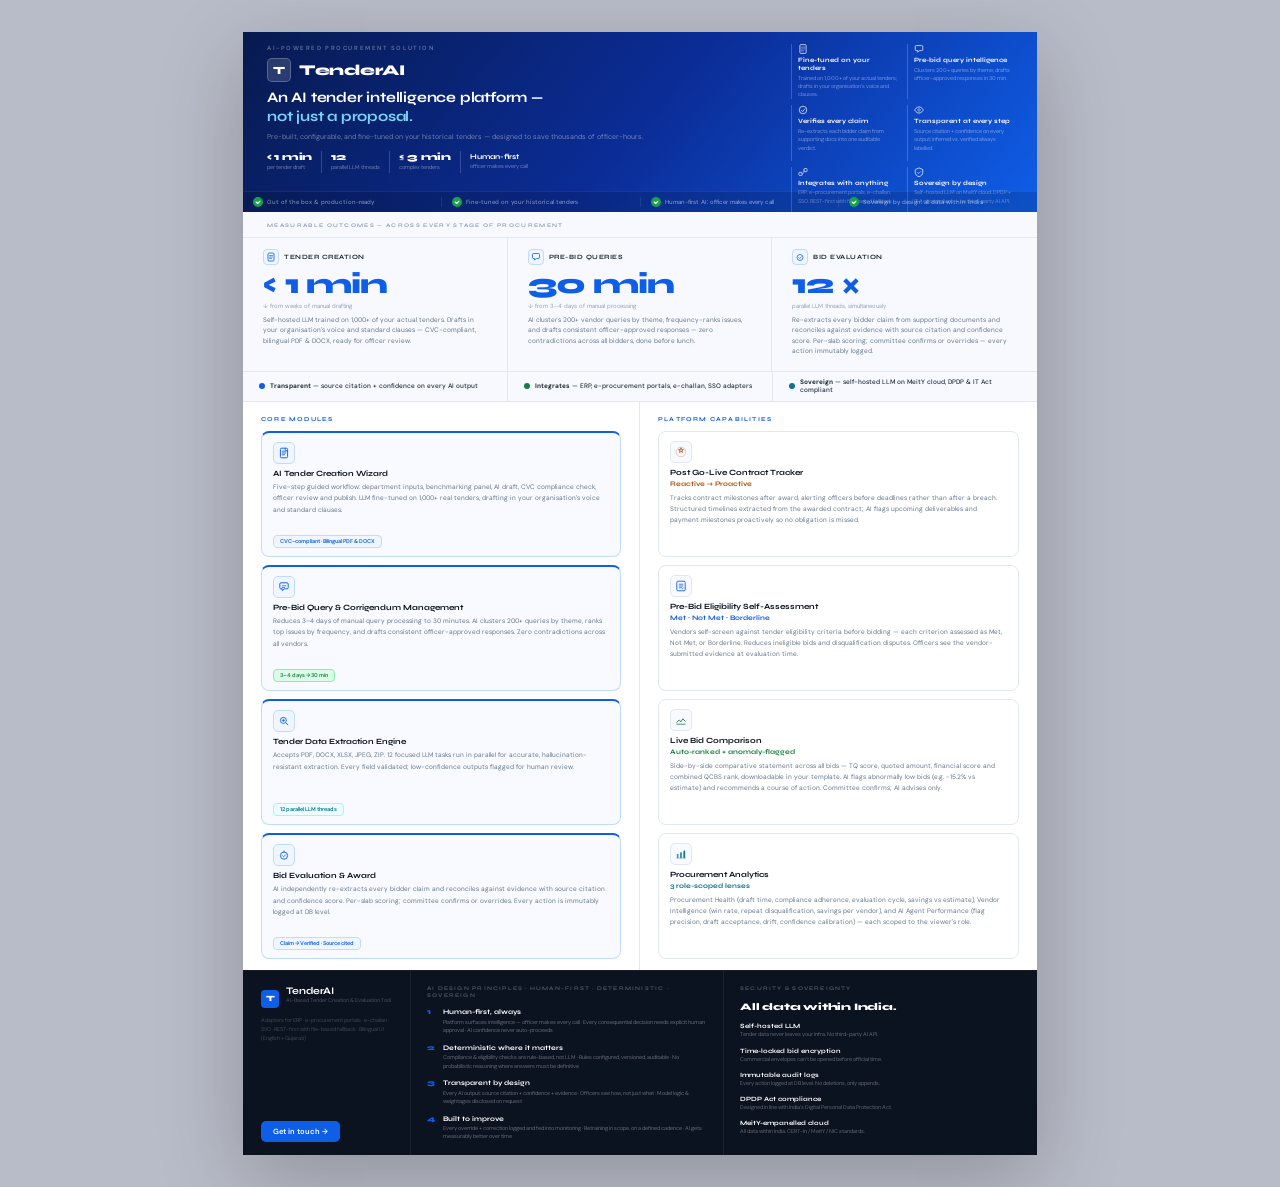
<file: handout.html>
<!DOCTYPE html>
<html lang="en">
<head>
<meta charset="UTF-8">
<meta name="viewport" content="width=device-width, initial-scale=1.0">
<title>TenderAI — Product Overview</title>
<link rel="preconnect" href="https://fonts.googleapis.com">
<link rel="preconnect" href="https://fonts.gstatic.com" crossorigin>
<link href="https://fonts.googleapis.com/css2?family=Syne:wght@600;700;800&family=DM+Sans:wght@400;500;600;700&display=swap" rel="stylesheet">
<style>
*,*::before,*::after{box-sizing:border-box;margin:0;padding:0;}
:root{
  --primary:#0F5EE8;--primary-dk:#0943C0;--primary-lt:#EFF6FF;--primary-bd:#BFDBFE;
  --ink:#0B1220;--ink-mid:#1E293B;--muted:#64748B;--muted-lt:#94A3B8;
  --surface:#F8FAFF;--band:#0B1220;
  --green:#15803D;--green-lt:#DCFCE7;--green-bd:#86EFAC;
  --amber:#B45309;--amber-lt:#FEF3C7;--amber-bd:#FCD34D;
  --teal:#0E7490;--teal-lt:#ECFEFF;--teal-bd:#A5F3FC;
  --line:#E2E8F0;
}
body{font-family:'DM Sans',-apple-system,sans-serif;-webkit-font-smoothing:antialiased;background:#B8BCC8;}
.page{width:794px;height:1123px;margin:32px auto;display:flex;flex-direction:column;overflow:hidden;background:#fff;box-shadow:0 24px 80px rgba(0,0,0,.22);}
@media print{body{background:#fff;margin:0;}.page{width:100%;height:100vh;margin:0;box-shadow:none;}@page{size:A4 portrait;margin:0;}*{print-color-adjust:exact;-webkit-print-color-adjust:exact;}}

/* ═══ HEADER ═══ */
.hdr{flex-shrink:0;height:180px;background:linear-gradient(130deg,#071A4F 0%,#0B2C96 50%,#0F5EE8 100%);display:flex;flex-direction:column;}
.hdr-main{flex:1;min-height:0;display:grid;grid-template-columns:1fr 222px;gap:18px;padding:12px 24px 8px;}
.eyebrow{font-size:6px;font-weight:600;letter-spacing:.26em;text-transform:uppercase;color:rgba(255,255,255,.36);margin-bottom:6px;}
.brand-row{display:flex;align-items:center;gap:8px;margin-bottom:7px;}
.lm{width:24px;height:24px;background:rgba(255,255,255,.14);border:1.5px solid rgba(255,255,255,.22);border-radius:5px;color:#fff;font-size:11px;font-weight:800;font-family:'Syne',sans-serif;display:flex;align-items:center;justify-content:center;}
.bn{font-size:15px;font-weight:800;color:#fff;letter-spacing:-.3px;font-family:'Syne',sans-serif;}
.headline{font-family:'Syne',sans-serif;font-size:14.5px;font-weight:700;color:#fff;line-height:1.28;letter-spacing:-.2px;margin-bottom:5px;}
.headline em{color:#7DD3FC;font-style:normal;}
.sub{font-size:7px;color:rgba(255,255,255,.42);line-height:1.65;margin-bottom:8px;}
/* Inline stat strip */
.stat-strip{display:flex;align-items:center;gap:0;}
.ss-item{display:flex;flex-direction:column;align-items:flex-start;padding:0 9px;flex-shrink:0;}
.ss-item:first-child{padding-left:0;}
.ss-val{font-family:'Syne',sans-serif;font-size:10px;font-weight:800;color:#fff;letter-spacing:-.3px;line-height:1;}
.ss-lbl{font-size:5.5px;color:rgba(255,255,255,.42);margin-top:2px;white-space:nowrap;}
.ss-div{width:1px;height:22px;background:rgba(255,255,255,.18);flex-shrink:0;}
/* Capability items — open grid, no card borders */
.cap-grid{display:grid;grid-template-columns:1fr 1fr;grid-template-rows:repeat(3,1fr);gap:6px 10px;}
.cap-item{display:flex;flex-direction:column;gap:2px;padding-left:6px;border-left:1.5px solid rgba(255,255,255,.2);overflow:hidden;}
.cap-ico{display:flex;align-items:center;margin-bottom:1px;flex-shrink:0;}
.cap-name{font-family:'Syne',sans-serif;font-size:6.5px;font-weight:700;color:#fff;line-height:1.2;}
.cap-desc{font-size:5.5px;color:rgba(255,255,255,.44);line-height:1.5;overflow:hidden;}
.trust{flex-shrink:0;display:flex;border-top:1px solid rgba(255,255,255,.07);background:rgba(0,0,0,.14);padding:5px 0;}
.ti{flex:1;display:flex;align-items:center;gap:4px;padding:0 10px;font-size:6px;color:rgba(255,255,255,.48);font-weight:500;}
.ti:not(:first-child){border-left:1px solid rgba(255,255,255,.08);}
.tick{width:10px;height:10px;border-radius:50%;background:#16A34A;display:flex;align-items:center;justify-content:center;flex-shrink:0;}

/* ═══ PROOF SHOWCASE ═══ */
.showcase{flex-shrink:0;height:190px;background:#F7F9FF;border-bottom:1px solid var(--line);display:flex;flex-direction:column;overflow:hidden;}
.sc-head{flex-shrink:0;padding:10px 24px 0;}
.sc-eyebrow{font-family:'Syne',sans-serif;font-size:5.5px;font-weight:700;letter-spacing:.24em;text-transform:uppercase;color:var(--muted-lt);}
.sc-pillars{flex:1;min-height:0;display:grid;grid-template-columns:repeat(3,1fr);border-top:1px solid var(--line);margin-top:8px;}
.pillar{display:flex;flex-direction:column;padding:11px 20px 0;overflow:hidden;}
.pillar:not(:last-child){border-right:1px solid var(--line);}
.p-tag{display:flex;align-items:center;gap:5px;margin-bottom:5px;}
.p-ico{width:16px;height:16px;border-radius:4px;background:var(--primary-lt);border:1px solid var(--primary-bd);display:flex;align-items:center;justify-content:center;flex-shrink:0;}
.p-tag-name{font-family:'Syne',sans-serif;font-size:6.5px;font-weight:700;color:var(--ink-mid);text-transform:uppercase;letter-spacing:.08em;}
.p-metric{font-family:'Syne',sans-serif;font-size:28px;font-weight:800;color:var(--primary);letter-spacing:-1.2px;line-height:1;margin-bottom:4px;}
.p-before{font-size:6px;color:var(--muted-lt);margin-bottom:5px;}
.p-desc{font-size:6.5px;color:var(--muted);line-height:1.6;overflow:hidden;}
.sc-foot{flex-shrink:0;border-top:1px solid var(--line);display:flex;align-items:stretch;}
.sf-item{flex:1;display:flex;align-items:center;gap:5px;padding:6px 16px 7px;font-size:6.5px;color:var(--ink-mid);font-weight:500;}
.sf-item:not(:first-child){border-left:1px solid var(--line);}
.sf-dot{width:6px;height:6px;border-radius:50%;flex-shrink:0;}

/* ═══ BODY ═══ */
.body{flex:1;min-height:0;display:grid;grid-template-columns:1fr 1fr;overflow:hidden;}
.col{display:flex;flex-direction:column;padding:13px 18px 11px;overflow:hidden;}
.col:first-child{border-right:1px solid var(--line);}
.col-lbl{font-family:'Syne',sans-serif;font-size:6px;font-weight:700;letter-spacing:.2em;text-transform:uppercase;color:var(--primary);margin-bottom:8px;flex-shrink:0;}
.cards{flex:1;display:grid;grid-template-rows:repeat(4,1fr);gap:8px;min-height:0;}

/* Core module cards */
.mc{border:1px solid var(--primary-bd);border-top:2.5px solid var(--primary);border-radius:8px;background:var(--surface);padding:9px 11px 8px;display:flex;flex-direction:column;min-height:0;overflow:hidden;}
.mc-ico{width:22px;height:22px;border-radius:5px;background:var(--primary-lt);border:1px solid var(--primary-bd);display:flex;align-items:center;justify-content:center;flex-shrink:0;margin-bottom:5px;}
.mc-h{font-family:'Syne',sans-serif;font-size:8px;font-weight:700;color:var(--ink);margin-bottom:3px;line-height:1.28;}
.mc-b{font-size:6.5px;color:var(--muted);line-height:1.72;flex:1;overflow:hidden;}
.badge{font-size:5.5px;font-weight:600;padding:2px 6px;border-radius:4px;display:inline-block;margin-top:4px;align-self:flex-start;flex-shrink:0;}
.bb{background:var(--primary-lt);color:var(--primary);border:1px solid var(--primary-bd);}
.bg{background:var(--green-lt);color:var(--green);border:1px solid var(--green-bd);}
.bt{background:var(--teal-lt);color:var(--teal);border:1px solid var(--teal-bd);}

/* Platform capability cards */
.cc{border:1px solid var(--line);border-radius:8px;background:#fff;padding:9px 11px 8px;display:flex;flex-direction:column;min-height:0;overflow:hidden;}
.cc-ico{width:22px;height:22px;border-radius:5px;background:var(--surface);border:1px solid var(--line);display:flex;align-items:center;justify-content:center;flex-shrink:0;margin-bottom:5px;}
.cc-h{font-family:'Syne',sans-serif;font-size:8px;font-weight:700;color:var(--ink);margin-bottom:2px;line-height:1.28;}
.cc-kpi{font-family:'Syne',sans-serif;font-size:7px;font-weight:700;margin-bottom:4px;line-height:1.2;}
.cc-b{font-size:6.5px;color:var(--muted);line-height:1.72;flex:1;overflow:hidden;}

/* ═══ FOOTER ═══ */
.footer{flex-shrink:0;background:var(--band);border-top:1px solid rgba(255,255,255,.05);display:grid;grid-template-columns:168px 1fr 1fr;overflow:hidden;}
/* Brand col */
.f-brand{display:flex;flex-direction:column;padding:14px 18px 13px;border-right:1px solid rgba(255,255,255,.07);}
.fb{display:flex;align-items:center;gap:7px;margin-bottom:4px;}
.fl{width:18px;height:18px;background:var(--primary);border-radius:4px;color:#fff;font-size:8px;font-weight:800;font-family:'Syne',sans-serif;display:flex;align-items:center;justify-content:center;}
.fn{font-family:'Syne',sans-serif;font-size:10px;font-weight:700;color:#fff;letter-spacing:-.1px;}
.fs{font-size:5.5px;color:rgba(255,255,255,.26);margin-bottom:8px;}
.fm{font-size:5.5px;color:rgba(255,255,255,.22);line-height:1.65;flex:1;}
.fcta{display:inline-block;margin-top:9px;background:var(--primary);color:#fff;font-family:'DM Sans',sans-serif;font-size:7.5px;font-weight:600;padding:6px 12px;border-radius:5px;text-decoration:none;align-self:flex-start;}
/* Principles col */
.f-principles{padding:14px 16px 13px;border-right:1px solid rgba(255,255,255,.07);display:flex;flex-direction:column;overflow:hidden;}
.f-sec-lbl{font-family:'Syne',sans-serif;font-size:5.5px;font-weight:700;letter-spacing:.22em;text-transform:uppercase;color:rgba(255,255,255,.28);margin-bottom:9px;flex-shrink:0;}
.principle{display:flex;gap:6px;margin-bottom:8px;overflow:hidden;}
.principle:last-child{margin-bottom:0;}
.p-num{font-family:'Syne',sans-serif;font-size:7.5px;font-weight:800;color:var(--primary);flex-shrink:0;width:10px;line-height:1.1;}
.p-pname{font-family:'Syne',sans-serif;font-size:7px;font-weight:700;color:#fff;line-height:1.2;margin-bottom:2px;}
.p-pbullet{font-size:5.5px;color:rgba(255,255,255,.38);line-height:1.55;}
/* Security col */
.f-security{padding:14px 16px 13px;display:flex;flex-direction:column;overflow:hidden;}
.f-tagline{font-family:'Syne',sans-serif;font-size:10px;font-weight:800;color:#fff;letter-spacing:-.2px;margin-bottom:9px;flex-shrink:0;}
.sec-item{margin-bottom:7px;overflow:hidden;}
.sec-item:last-child{margin-bottom:0;}
.si-name{font-family:'Syne',sans-serif;font-size:6.5px;font-weight:700;color:#fff;margin-bottom:1px;}
.si-desc{font-size:5.5px;color:rgba(255,255,255,.36);line-height:1.5;}
</style>
</head>
<body>
<div class="page" role="document">

<!-- ── HEADER ── -->
<header class="hdr">
  <div class="hdr-main">

    <!-- LEFT: headline + tagline + stat strip -->
    <div>
      <div class="eyebrow">AI-Powered Procurement Solution</div>
      <div class="brand-row">
        <div class="lm">T</div>
        <span class="bn">TenderAI</span>
      </div>
      <div class="headline">An AI tender intelligence platform —<br><em>not just a proposal.</em></div>
      <div class="sub">Pre-built, configurable, and fine-tuned on your historical tenders — designed to save thousands of officer-hours.</div>
      <div class="stat-strip">
        <div class="ss-item"><span class="ss-val">&lt; 1 min</span><span class="ss-lbl">per tender draft</span></div>
        <div class="ss-div"></div>
        <div class="ss-item"><span class="ss-val">12</span><span class="ss-lbl">parallel LLM threads</span></div>
        <div class="ss-div"></div>
        <div class="ss-item"><span class="ss-val">≤ 3 min</span><span class="ss-lbl">complex tenders</span></div>
        <div class="ss-div"></div>
        <div class="ss-item"><span class="ss-val" style="font-size:7.5px;letter-spacing:0;font-weight:700;">Human-first</span><span class="ss-lbl">officer makes every call</span></div>
      </div>
    </div>

    <!-- RIGHT: 6 capabilities, floating on gradient, no card borders -->
    <div class="cap-grid">
      <div class="cap-item">
        <div class="cap-ico"><svg width="10" height="10" viewBox="0 0 16 16" fill="none"><rect x="3" y="1" width="10" height="14" rx="1.5" stroke="rgba(255,255,255,.8)" stroke-width="1.4"/><path d="M5 5h6M5 8h6M5 11h4" stroke="rgba(255,255,255,.6)" stroke-width="1.2" stroke-linecap="round"/></svg></div>
        <div class="cap-name">Fine-tuned on your tenders</div>
        <div class="cap-desc">Trained on 1,000+ of your actual tenders; drafts in your organisation's voice and clauses.</div>
      </div>
      <div class="cap-item">
        <div class="cap-ico"><svg width="10" height="10" viewBox="0 0 16 16" fill="none"><path d="M2 4a1.5 1.5 0 0 1 1.5-1.5h9A1.5 1.5 0 0 1 14 4v5a1.5 1.5 0 0 1-1.5 1.5H9L6 13v-2.5H3.5A1.5 1.5 0 0 1 2 9V4Z" stroke="rgba(255,255,255,.8)" stroke-width="1.4" stroke-linejoin="round"/></svg></div>
        <div class="cap-name">Pre-bid query intelligence</div>
        <div class="cap-desc">Clusters 200+ queries by theme, drafts officer-approved responses in 30 min.</div>
      </div>
      <div class="cap-item">
        <div class="cap-ico"><svg width="10" height="10" viewBox="0 0 16 16" fill="none"><circle cx="8" cy="8" r="6" stroke="rgba(255,255,255,.8)" stroke-width="1.4"/><path d="M5.5 8.5l2 2 3-4" stroke="rgba(255,255,255,.8)" stroke-width="1.4" stroke-linecap="round" stroke-linejoin="round"/></svg></div>
        <div class="cap-name">Verifies every claim</div>
        <div class="cap-desc">Re-extracts each bidder claim from supporting docs into one auditable verdict.</div>
      </div>
      <div class="cap-item">
        <div class="cap-ico"><svg width="10" height="10" viewBox="0 0 16 16" fill="none"><path d="M1 8s3-5 7-5 7 5 7 5-3 5-7 5-7-5-7-5Z" stroke="rgba(255,255,255,.8)" stroke-width="1.4"/><circle cx="8" cy="8" r="2" stroke="rgba(255,255,255,.65)" stroke-width="1.2"/></svg></div>
        <div class="cap-name">Transparent at every step</div>
        <div class="cap-desc">Source citation + confidence on every output; inferred vs. verified always labelled.</div>
      </div>
      <div class="cap-item">
        <div class="cap-ico"><svg width="10" height="10" viewBox="0 0 16 16" fill="none"><rect x="1.5" y="8.5" width="5" height="5" rx="1.2" stroke="rgba(255,255,255,.8)" stroke-width="1.3"/><rect x="9.5" y="2.5" width="5" height="5" rx="1.2" stroke="rgba(255,255,255,.8)" stroke-width="1.3"/><path d="M6 10.5l1.5 1L10 5" stroke="rgba(255,255,255,.55)" stroke-width="1.2" stroke-linecap="round"/></svg></div>
        <div class="cap-name">Integrates with anything</div>
        <div class="cap-desc">ERP, e-procurement portals, e-challan, SSO. REST-first with file-based fallback.</div>
      </div>
      <div class="cap-item">
        <div class="cap-ico"><svg width="10" height="10" viewBox="0 0 16 16" fill="none"><path d="M8 1.5L2 4v5c0 3 2.5 5.5 6 6.5 3.5-1 6-3.5 6-6.5V4L8 1.5Z" stroke="rgba(255,255,255,.8)" stroke-width="1.4" stroke-linejoin="round"/><path d="M5.5 8.5l2 2 3-3" stroke="rgba(255,255,255,.7)" stroke-width="1.3" stroke-linecap="round" stroke-linejoin="round"/></svg></div>
        <div class="cap-name">Sovereign by design</div>
        <div class="cap-desc">Self-hosted LLM on MeitY cloud. DPDP + IT Act compliant — no third-party AI API.</div>
      </div>
    </div>

  </div>
  <div class="trust">
    <div class="ti"><div class="tick"><svg width="6" height="6" viewBox="0 0 8 8" fill="none"><path d="M1.5 4l2 2 3-3" stroke="#fff" stroke-width="1.5" stroke-linecap="round" stroke-linejoin="round"/></svg></div>Out of the box &amp; production-ready</div>
    <div class="ti"><div class="tick"><svg width="6" height="6" viewBox="0 0 8 8" fill="none"><path d="M1.5 4l2 2 3-3" stroke="#fff" stroke-width="1.5" stroke-linecap="round" stroke-linejoin="round"/></svg></div>Fine-tuned on your historical tenders</div>
    <div class="ti"><div class="tick"><svg width="6" height="6" viewBox="0 0 8 8" fill="none"><path d="M1.5 4l2 2 3-3" stroke="#fff" stroke-width="1.5" stroke-linecap="round" stroke-linejoin="round"/></svg></div>Human-first AI: officer makes every call</div>
    <div class="ti"><div class="tick"><svg width="6" height="6" viewBox="0 0 8 8" fill="none"><path d="M1.5 4l2 2 3-3" stroke="#fff" stroke-width="1.5" stroke-linecap="round" stroke-linejoin="round"/></svg></div>Sovereign by design: all data within India</div>
  </div>
</header>

<!-- ── PROOF SHOWCASE ── -->
<section class="showcase" aria-label="Platform proof points">
  <div class="sc-head">
    <div class="sc-eyebrow">Measurable outcomes — across every stage of procurement</div>
  </div>
  <div class="sc-pillars">

    <!-- Pillar 1: Tender Creation -->
    <div class="pillar">
      <div class="p-tag">
        <div class="p-ico">
          <svg width="10" height="10" viewBox="0 0 20 20" fill="none"><rect x="4" y="2" width="12" height="16" rx="2" stroke="#0F5EE8" stroke-width="1.6"/><path d="M7 7h6M7 10h6M7 13h4" stroke="#0F5EE8" stroke-width="1.3" stroke-linecap="round"/></svg>
        </div>
        <span class="p-tag-name">Tender Creation</span>
      </div>
      <div class="p-metric">&lt; 1 min</div>
      <div class="p-before">↓ from weeks of manual drafting</div>
      <div class="p-desc">Self-hosted LLM trained on 1,000+ of your actual tenders. Drafts in your organisation's voice and standard clauses — CVC-compliant, bilingual PDF &amp; DOCX, ready for officer review.</div>
    </div>

    <!-- Pillar 2: Pre-Bid Queries -->
    <div class="pillar">
      <div class="p-tag">
        <div class="p-ico">
          <svg width="10" height="10" viewBox="0 0 20 20" fill="none"><path d="M3 5a2 2 0 0 1 2-2h10a2 2 0 0 1 2 2v6a2 2 0 0 1-2 2H11l-4 3v-3H5a2 2 0 0 1-2-2V5Z" stroke="#0F5EE8" stroke-width="1.6" stroke-linejoin="round"/></svg>
        </div>
        <span class="p-tag-name">Pre-Bid Queries</span>
      </div>
      <div class="p-metric">30 min</div>
      <div class="p-before">↓ from 3–4 days of manual processing</div>
      <div class="p-desc">AI clusters 200+ vendor queries by theme, frequency-ranks issues, and drafts consistent officer-approved responses — zero contradictions across all bidders, done before lunch.</div>
    </div>

    <!-- Pillar 3: Bid Evaluation -->
    <div class="pillar">
      <div class="p-tag">
        <div class="p-ico">
          <svg width="10" height="10" viewBox="0 0 20 20" fill="none"><circle cx="10" cy="11" r="6" stroke="#0F5EE8" stroke-width="1.5"/><path d="M7.5 11l2 2 3.5-3.5" stroke="#0F5EE8" stroke-width="1.4" stroke-linecap="round" stroke-linejoin="round"/></svg>
        </div>
        <span class="p-tag-name">Bid Evaluation</span>
      </div>
      <div class="p-metric">12 ×</div>
      <div class="p-before">parallel LLM threads, simultaneously</div>
      <div class="p-desc">Re-extracts every bidder claim from supporting documents and reconciles against evidence with source citation and confidence score. Per-slab scoring; committee confirms or overrides — every action immutably logged.</div>
    </div>

  </div>
  <div class="sc-foot">
    <div class="sf-item">
      <div class="sf-dot" style="background:var(--primary);"></div>
      <span><strong>Transparent</strong> — source citation + confidence on every AI output</span>
    </div>
    <div class="sf-item">
      <div class="sf-dot" style="background:var(--green);"></div>
      <span><strong>Integrates</strong> — ERP, e-procurement portals, e-challan, SSO adapters</span>
    </div>
    <div class="sf-item">
      <div class="sf-dot" style="background:var(--teal);"></div>
      <span><strong>Sovereign</strong> — self-hosted LLM on MeitY cloud, DPDP &amp; IT Act compliant</span>
    </div>
  </div>
</section>

<!-- ── BODY: Two-column ── -->
<main class="body">

  <!-- LEFT: Core Modules -->
  <div class="col">
    <div class="col-lbl">Core Modules</div>
    <div class="cards">

      <!-- AI Tender Creation Wizard -->
      <div class="mc">
        <div class="mc-ico">
          <svg width="12" height="12" viewBox="0 0 20 20" fill="none"><rect x="4" y="2" width="12" height="16" rx="2" stroke="#0F5EE8" stroke-width="1.6"/><path d="M7 7h6M7 10h6M7 13h4" stroke="#0F5EE8" stroke-width="1.4" stroke-linecap="round"/><path d="M12 2v4h4" stroke="#0F5EE8" stroke-width="1.3" stroke-linecap="round" stroke-linejoin="round"/></svg>
        </div>
        <div class="mc-h">AI Tender Creation Wizard</div>
        <div class="mc-b">Five-step guided workflow: department inputs, benchmarking panel, AI draft, CVC compliance check, officer review and publish. LLM fine-tuned on 1,000+ real tenders, drafting in your organisation's voice and standard clauses.</div>
        <span class="badge bb">CVC-compliant · Bilingual PDF &amp; DOCX</span>
      </div>

      <!-- Pre-Bid Query -->
      <div class="mc">
        <div class="mc-ico">
          <svg width="12" height="12" viewBox="0 0 20 20" fill="none"><path d="M3 5a2 2 0 0 1 2-2h10a2 2 0 0 1 2 2v6a2 2 0 0 1-2 2H11l-4 3v-3H5a2 2 0 0 1-2-2V5Z" stroke="#0F5EE8" stroke-width="1.6" stroke-linejoin="round"/><path d="M7 8h6M7 11h4" stroke="#0F5EE8" stroke-width="1.3" stroke-linecap="round"/></svg>
        </div>
        <div class="mc-h">Pre-Bid Query &amp; Corrigendum Management</div>
        <div class="mc-b">Reduces 3–4 days of manual query processing to 30 minutes. AI clusters 200+ queries by theme, ranks top issues by frequency, and drafts consistent officer-approved responses. Zero contradictions across all vendors.</div>
        <span class="badge bg">3–4 days → 30 min</span>
      </div>

      <!-- Data Extraction -->
      <div class="mc">
        <div class="mc-ico">
          <svg width="12" height="12" viewBox="0 0 20 20" fill="none"><circle cx="9" cy="9" r="5" stroke="#0F5EE8" stroke-width="1.5"/><path d="M13.5 13.5l3 3" stroke="#0F5EE8" stroke-width="1.5" stroke-linecap="round"/><path d="M9 7v4M7 9h4" stroke="#0F5EE8" stroke-width="1.3" stroke-linecap="round"/></svg>
        </div>
        <div class="mc-h">Tender Data Extraction Engine</div>
        <div class="mc-b">Accepts PDF, DOCX, XLSX, JPEG, ZIP. 12 focused LLM tasks run in parallel for accurate, hallucination-resistant extraction. Every field validated; low-confidence outputs flagged for human review.</div>
        <span class="badge bt">12 parallel LLM threads</span>
      </div>

      <!-- Bid Evaluation & Award -->
      <div class="mc">
        <div class="mc-ico">
          <svg width="12" height="12" viewBox="0 0 20 20" fill="none"><circle cx="10" cy="11" r="6" stroke="#0F5EE8" stroke-width="1.5"/><path d="M7.5 11l2 2 3.5-3.5" stroke="#0F5EE8" stroke-width="1.4" stroke-linecap="round" stroke-linejoin="round"/><path d="M10 5V3" stroke="#0F5EE8" stroke-width="1.3" stroke-linecap="round"/></svg>
        </div>
        <div class="mc-h">Bid Evaluation &amp; Award</div>
        <div class="mc-b">AI independently re-extracts every bidder claim and reconciles against evidence with source citation and confidence score. Per-slab scoring; committee confirms or overrides. Every action is immutably logged at DB level.</div>
        <span class="badge bb">Claim → Verified · Source cited</span>
      </div>

    </div>
  </div>

  <!-- RIGHT: Platform Capabilities -->
  <div class="col">
    <div class="col-lbl">Platform Capabilities</div>
    <div class="cards">

      <!-- Post Go-Live Contract Tracker (KEEP) -->
      <div class="cc">
        <div class="cc-ico">
          <svg width="12" height="12" viewBox="0 0 20 20" fill="none"><path d="M10 3l1 3h3l-2.5 1.8 1 3L10 9l-2.5 1.8 1-3L6 6h3l1-3Z" stroke="#B45309" stroke-width="1.4" stroke-linejoin="round" fill="none"/><circle cx="10" cy="10" r="8" stroke="#B45309" stroke-width="1.3" opacity=".35"/></svg>
        </div>
        <div class="cc-h">Post Go-Live Contract Tracker</div>
        <div class="cc-kpi" style="color:var(--amber);">Reactive → Proactive</div>
        <div class="cc-b">Tracks contract milestones after award, alerting officers before deadlines rather than after a breach. Structured timelines extracted from the awarded contract; AI flags upcoming deliverables and payment milestones proactively so no obligation is missed.</div>
      </div>

      <!-- Pre-Bid Eligibility Self-Assessment (KEEP) -->
      <div class="cc">
        <div class="cc-ico">
          <svg width="12" height="12" viewBox="0 0 20 20" fill="none"><rect x="3" y="2" width="14" height="16" rx="2" stroke="#0F5EE8" stroke-width="1.5"/><path d="M7 7h6M7 10h6M7 13h3" stroke="#0F5EE8" stroke-width="1.3" stroke-linecap="round"/><path d="M14 13l-1.5 1.5L11 13" stroke="#0F5EE8" stroke-width="1.3" stroke-linecap="round" stroke-linejoin="round"/></svg>
        </div>
        <div class="cc-h">Pre-Bid Eligibility Self-Assessment</div>
        <div class="cc-kpi" style="color:var(--primary);">Met · Not Met · Borderline</div>
        <div class="cc-b">Vendors self-screen against tender eligibility criteria before bidding — each criterion assessed as Met, Not Met, or Borderline. Reduces ineligible bids and disqualification disputes. Officers see the vendor-submitted evidence at evaluation time.</div>
      </div>

      <!-- Live Bid Comparison (NEW) -->
      <div class="cc">
        <div class="cc-ico">
          <svg width="12" height="12" viewBox="0 0 20 20" fill="none"><path d="M3 14l4-4 3 3 3-5 4 4" stroke="#15803D" stroke-width="1.5" stroke-linecap="round" stroke-linejoin="round"/><path d="M3 17h14" stroke="#15803D" stroke-width="1.3" stroke-linecap="round"/></svg>
        </div>
        <div class="cc-h">Live Bid Comparison</div>
        <div class="cc-kpi" style="color:var(--green);">Auto-ranked + anomaly-flagged</div>
        <div class="cc-b">Side-by-side comparative statement across all bids — TQ score, quoted amount, financial score and combined QCBS rank, downloadable in your template. AI flags abnormally low bids (e.g. −15.2% vs estimate) and recommends a course of action. Committee confirms; AI advises only.</div>
      </div>

      <!-- Procurement Analytics (NEW) -->
      <div class="cc">
        <div class="cc-ico">
          <svg width="12" height="12" viewBox="0 0 20 20" fill="none"><rect x="3" y="10" width="3" height="7" rx="1" fill="#0E7490" opacity=".7"/><rect x="8.5" y="7" width="3" height="10" rx="1" fill="#0E7490" opacity=".85"/><rect x="14" y="4" width="3" height="13" rx="1" fill="#0E7490"/><path d="M3 17h14" stroke="#0E7490" stroke-width="1.2" stroke-linecap="round" opacity=".5"/></svg>
        </div>
        <div class="cc-h">Procurement Analytics</div>
        <div class="cc-kpi" style="color:var(--teal);">3 role-scoped lenses</div>
        <div class="cc-b">Procurement Health (draft time, compliance adherence, evaluation cycle, savings vs estimate), Vendor Intelligence (win rate, repeat disqualification, savings per vendor), and AI Agent Performance (flag precision, draft acceptance, drift, confidence calibration) — each scoped to the viewer's role.</div>
      </div>

    </div>
  </div>

</main>

<!-- ── FOOTER ── -->
<footer class="footer">

  <!-- Col 1: Brand + meta -->
  <div class="f-brand">
    <div class="fb">
      <div class="fl">T</div>
      <div>
        <div class="fn">TenderAI</div>
        <div class="fs">AI-Based Tender Creation &amp; Evaluation Tool</div>
      </div>
    </div>
    <div class="fm">Adapters for ERP · e-procurement portals · e-challan · SSO · REST-first with file-based fallback · Bilingual UI (English + Gujarati)</div>
    <a class="fcta" href="#">Get in touch →</a>
  </div>

  <!-- Col 2: AI Design Principles -->
  <div class="f-principles">
    <div class="f-sec-lbl">AI Design Principles · Human-first · Deterministic · Sovereign</div>
    <div class="principle">
      <span class="p-num">1</span>
      <div>
        <div class="p-pname">Human-first, always</div>
        <div class="p-pbullet">Platform surfaces intelligence — officer makes every call · Every consequential decision needs explicit human approval · AI confidence never auto-proceeds</div>
      </div>
    </div>
    <div class="principle">
      <span class="p-num">2</span>
      <div>
        <div class="p-pname">Deterministic where it matters</div>
        <div class="p-pbullet">Compliance &amp; eligibility checks are rule-based, not LLM · Rules configured, versioned, auditable · No probabilistic reasoning where answers must be definitive</div>
      </div>
    </div>
    <div class="principle">
      <span class="p-num">3</span>
      <div>
        <div class="p-pname">Transparent by design</div>
        <div class="p-pbullet">Every AI output: source citation + confidence + evidence · Officers see how, not just what · Model logic &amp; weightages disclosed on request</div>
      </div>
    </div>
    <div class="principle">
      <span class="p-num">4</span>
      <div>
        <div class="p-pname">Built to improve</div>
        <div class="p-pbullet">Every override + correction logged and fed into monitoring · Retraining in scope, on a defined cadence · AI gets measurably better over time</div>
      </div>
    </div>
  </div>

  <!-- Col 3: Security & Sovereignty -->
  <div class="f-security">
    <div class="f-sec-lbl">Security &amp; Sovereignty</div>
    <div class="f-tagline">All data within India.</div>
    <div class="sec-item">
      <div class="si-name">Self-hosted LLM</div>
      <div class="si-desc">Tender data never leaves your infra. No third-party AI API.</div>
    </div>
    <div class="sec-item">
      <div class="si-name">Time-locked bid encryption</div>
      <div class="si-desc">Commercial envelopes can't be opened before official time.</div>
    </div>
    <div class="sec-item">
      <div class="si-name">Immutable audit logs</div>
      <div class="si-desc">Every action logged at DB level. No deletions, only appends.</div>
    </div>
    <div class="sec-item">
      <div class="si-name">DPDP Act compliance</div>
      <div class="si-desc">Designed in line with India's Digital Personal Data Protection Act.</div>
    </div>
    <div class="sec-item">
      <div class="si-name">MeitY-empanelled cloud</div>
      <div class="si-desc">All data within India. CERT-In / MeitY / NIC standards.</div>
    </div>
  </div>

</footer>

</div>
</body>
</html>
</file>
